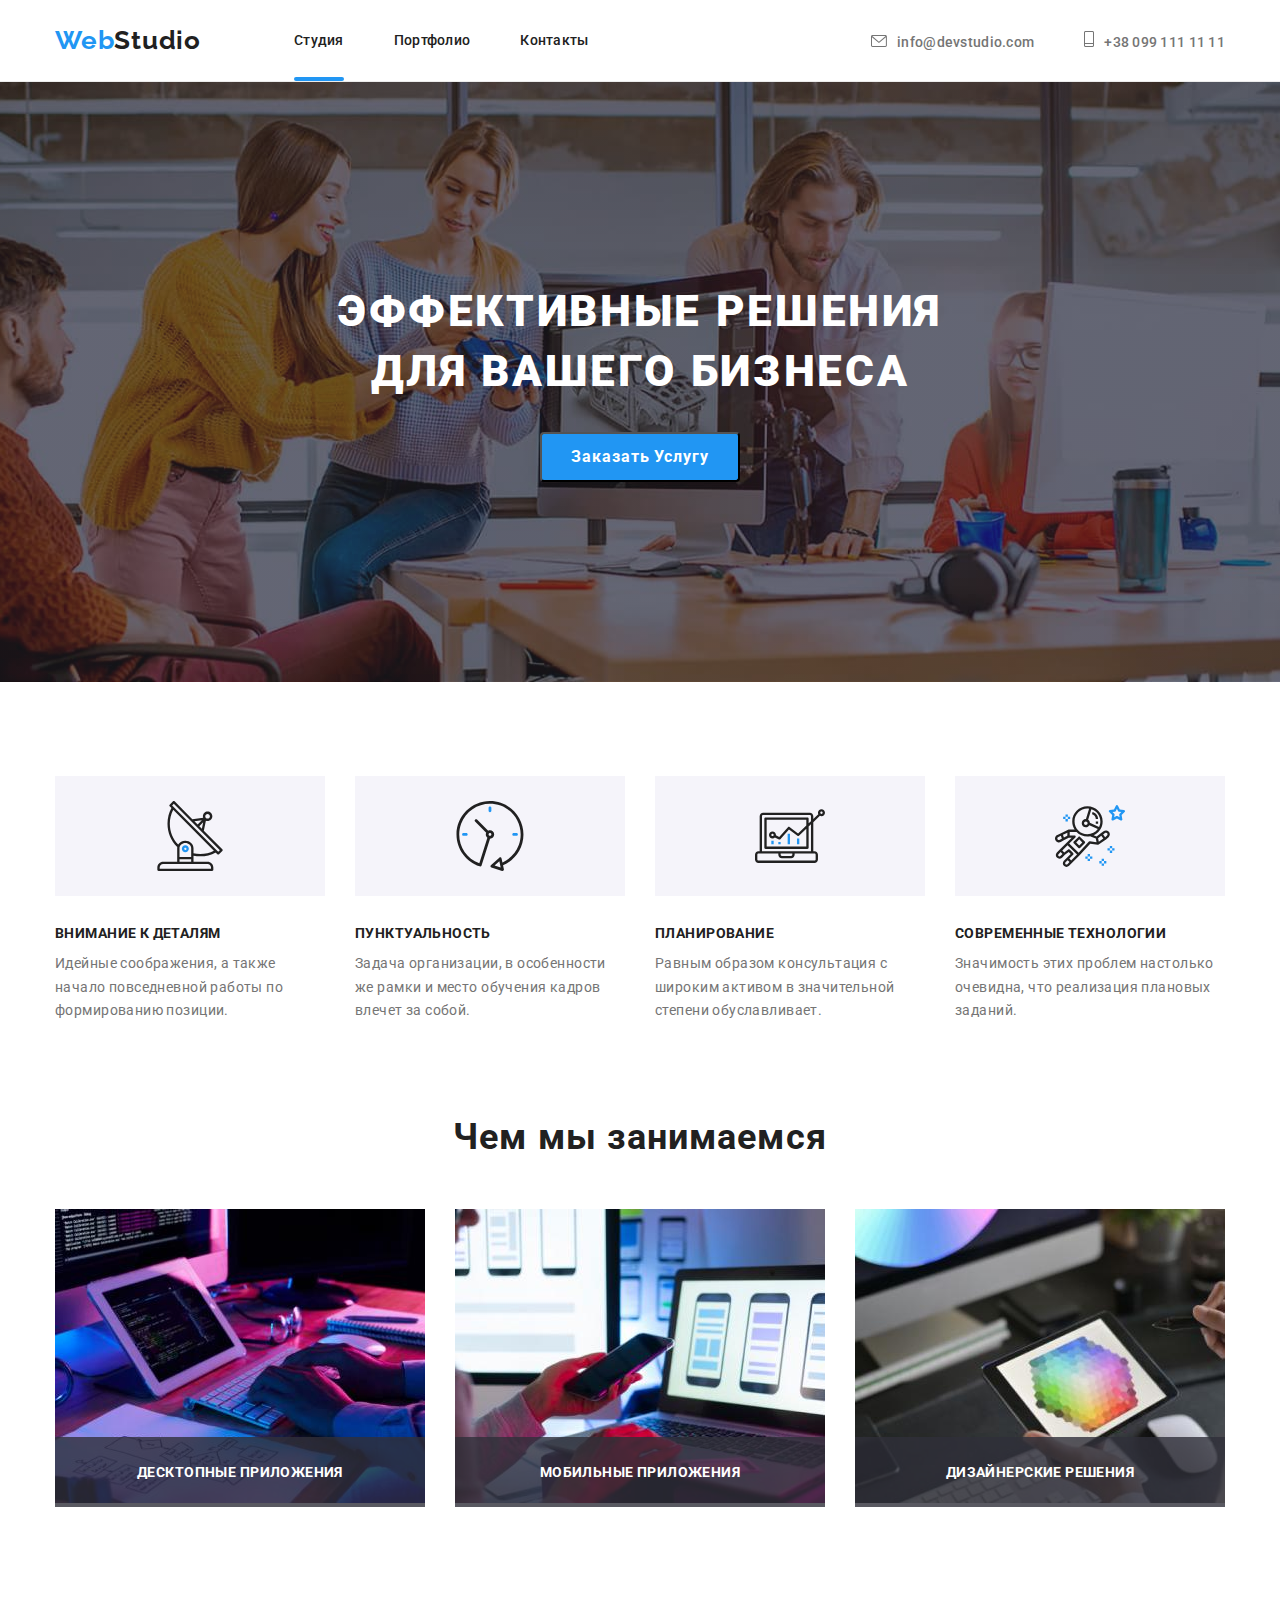
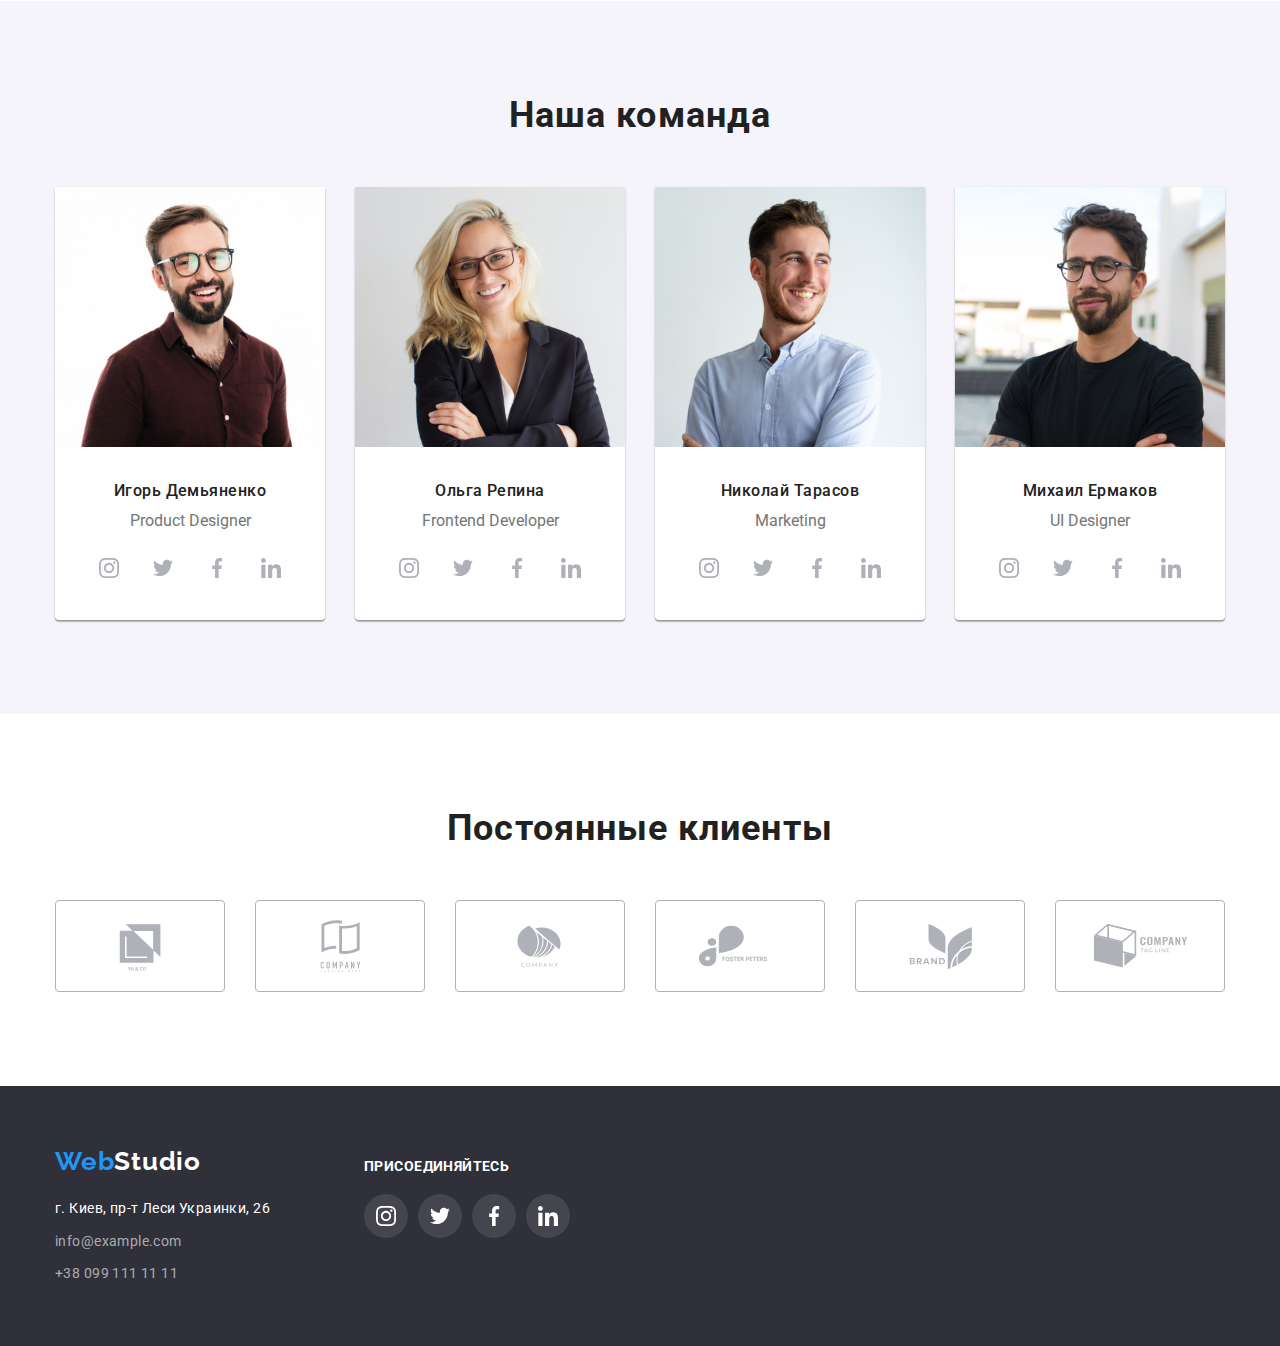
<file: index.html>
<!DOCTYPE html>
<html lang="ru">
<head>
        
        <meta charset="UTF-8">
        <meta http-equiv="X-UA-Compatible" content="IE=edge">
        <meta name="viewport" content="width=device-width, initial-scale=1.0">
        <title>Document</title>
    <link rel="stylesheet" href="https://cdnjs.cloudflare.com/ajax/libs/modern-normalize/1.1.0/modern-normalize.css"
        integrity="sha512-Y0MM+V6ymRKN2zStTqzQ227DWhhp4Mzdo6gnlRnuaNCbc+YN/ZH0sBCLTM4M0oSy9c9VKiCvd4Jk44aCLrNS5Q=="
        crossorigin="anonymous" referrerpolicy="no-referrer" />
    <link rel="preconnect" href="https://fonts.gstatic.com" crossorigin>
    <link href="https://fonts.googleapis.com/css2?family=Raleway:wght@700&family=Roboto:wght@400;500;700;900&display=swap"
        rel="stylesheet">
    <link rel="stylesheet" href="./css/styles.css" />
</head>
<body>
    <header class="header">
        
            <div class="container">
                <a class="logo" href="index.html">
                    <span class="web">Web</span><span class="studio-head">Studio</span>
                </a>
<nav class="header-nav">
    
    <ul class="header-list list">
        <li class="list-item"><a class="header-link link current" href="./index.html">Студия</a></li>
        <li class="list-item"><a class="header-link link " href="./portfolio.html">Портфолио</a></li>
        <li class="list-item"><a class="header-link link" href="">Контакты</a></li>
    </ul>

</nav>
<div class="header-contacts">
<a class="header-mail link" href=""><svg class="contact-icon icon-mail"  width="16"
  height="12">
    <use href="./svg/sprite.svg#icon-envelope"></use>
</svg>info@devstudio.com
    
    </a>
    
    <a class="header-tel link" href="tel:+380991111111"><svg class="contact-icon icon-tel"   width="10"
  height="16">
        <use href="./svg/sprite.svg#icon-phone"></use>
    </svg>+38 099 111 11 11

</a>
</div>
            </div>
            
       
    </header>
    <main>
    <section class="hero">
       <div class="container">
            <h1 class="hero-title">Эффективные решения для вашего бизнеса</h1>
            <button class="hero-btn btn" type="button"data-modal-open>Заказать Услугу</button>
       </div>
    </section>
    <section class="tasks">
        <div class="container">
      <ul class="tasks-list">
    <li class="tasks-item antenna-icon">
        <h3 class="tasks-title">Внимание к деталям</h3>
        <p class="tasks-text"> Идейные соображения, а также начало повседневной работы по формированию позиции.</p>
    </li>
    <li class="tasks-item clocks-icon">
        <h3 class="tasks-title">Пунктуальность</h3>
        <p class="tasks-text">Задача организации, в особенности же рамки и место обучения кадров влечет за собой.</p>
    </li>
    <li class="tasks-item diagram-icon">
        <h3 class="tasks-title">Планирование</h3>
        <p class="tasks-text">Равным образом консультация с широким активом в значительной степени обуславливает.</p>
    </li>
    <li class="tasks-item astronaut-icon">
        <h3 class="tasks-title">Современные технологии</h3>
        <p class="tasks-text">Значимость этих проблем настолько очевидна, что реализация плановых заданий.</p>
     </li>
     </ul>
     </div>
        </section>
    <section class="works">
        <div class="container">
            <h2 class="works-title">Чем мы занимаемся</h2>
            <ul class="works-list">
                <li class="works-list-item"><a class="works-link" href=""><img src="./images/box1.jpg" alt="занятие1"
                            width="370" /></a><p class="works-list-title">Десктопные приложения</p></li>
                <li class="works-list-item"><a class="works-link" href=""><img src="./images/box2.jpg" alt="занятие2"
                            width="370" /></a><p class="works-list-title">Мобильные приложения</p></li>
                <li class="works-list-item"><a class="works-link" href=""><img src="./images/box3.jpg" alt="занятие3"
                            width="370" /></a><p class="works-list-title">Дизайнерские решения</p></li>
            </ul>
   </div>
   

    </section>
    <section class="team">
        <div class="container">
            <h2 class="team-title">Наша команда</h2>
            <ul class="team-list">
                <li class="team-list-item">
                    <img src="./images/ihor.jpg" alt="ihor" width="270" />
                <div class="name-div">
                    <h3 class="name-title">Игорь Демьяненко</h3>
                    <p class="name-text">Product Designer</p>
                
            <ul class="social-links">
                <li class="social-item">
                    <a href="" class="social-link">
                        <svg class="social-icon">
                            <use href="./svg/sprite.svg#icon-instagram"></use>
                        </svg>
                    </a>
                </li>
                <li class="social-item">
                    <a href="" class="social-link">
                        <svg class="social-icon">
                            <use href="./svg/sprite.svg#icon-twitter"></use>
                        </svg>
                    </a>
                </li>
                <li class="social-item">
                    <a href="" class="social-link ">
                        <svg class="social-icon">
                            <use href="./svg/sprite.svg#icon-facebook"></use>
                        </svg>
                    </a>
                </li>
                <li class="social-item">
                    <a href="" class="social-link">
                        <svg class="social-icon">
                            <use href="./svg/sprite.svg#icon-linkedin" class="icon-link""></use>
                                        </svg>
                                    </a>  
                                 </li>
                        </ul>
                        </div>
                </li>
                <li class="team-list-item">
                    <img src="./images/olha.jpg" alt="olha" width="270" />
                    <div class="name-div">
                        <h3 class="name-title">Ольга Репина</h3>
                        <p class="name-text">Frontend Developer</p>
                   
                 <ul class="social-links">
                     <li class="social-item">
                        <a href="" class="social-link">
                            <svg class="social-icon">
                                <use href="./svg/sprite.svg#icon-instagram"></use>
                            </svg>
                        </a>
                     </li>
                     <li class="social-item">
                        <a href="" class="social-link">
                            <svg class="social-icon">
                                <use href="./svg/sprite.svg#icon-twitter"></use>
                            </svg>
                        </a>
                     </li>
                     <li class="social-item">
                        <a href="" class="social-link">
                            <svg class="social-icon">
                                <use href="./svg/sprite.svg#icon-facebook"></use>
                            </svg>
                        </a>
                     </li>
                     <li class="social-item">
                    <a href="" class="social-link">
                        <svg class="social-icon">
                            <use href="./svg/sprite.svg#icon-linkedin" class="icon-link""></use>
                            </svg>
                        </a>  
                     </li>
            </ul>
         </div>
                </li>
                <li class="team-list-item">
                    <img src="./images/nikolai.jpg" alt="nikolai" width="270" />
                    <div class="name-div">
                        <h3 class="name-title">Николай Тарасов</h3>
                        <p class="name-text">Marketing</p>
                <ul class="social-links">
                    <li class="social-item">
                        <a href="" class="social-link">
                            <svg class="social-icon">
                                <use href="./svg/sprite.svg#icon-instagram"></use>
                            </svg>
                        </a>
                    </li>
                    <li class="social-item">
                        <a href="" class="social-link">
                            <svg class="social-icon">
                                <use href="./svg/sprite.svg#icon-twitter"></use>
                            </svg>
                        </a>
                    </li>
                    <li class="social-item">
                        <a href="" class="social-link">
                            <svg class="social-icon">
                                <use href="./svg/sprite.svg#icon-facebook"></use>
                            </svg>
                        </a>
                    </li>
                    <li class="social-item">
                        <a href="" class="social-link">
                            <svg class="social-icon">
                                <use href="./svg/sprite.svg#icon-linkedin" class="icon-link""></use>
                                            </svg>
                                        </a>  
                                     </li>
                            </ul>
                         </div>
                </li>
                <li class="team-list-item">
                    <img src="./images/michael.jpg" alt="michael" width="270" />
                    <div class="name-div">
                        <h3 class="name-title">Михаил Ермаков</h3>
                        <p class="name-text">UI Designer</p>
                    <ul class="social-links">
                     <li class="social-item">
                        <a href="" class="social-link">
                            <svg class="social-icon">
                                <use href="./svg/sprite.svg#icon-instagram"></use>
                            </svg>
                        </a>
                     </li>
                     <li class="social-item">
                        <a href="" class="social-link">
                            <svg class="social-icon">
                                <use href="./svg/sprite.svg#icon-twitter"></use>
                            </svg>
                        </a>
                     </li>
                     <li class="social-item">
                        <a href="" class="social-link">
                            <svg class="social-icon">
                                <use href="./svg/sprite.svg#icon-facebook"></use>
                            </svg>
                        </a>
                     </li>
                     <li class="social-item">
                    <a href="" class="social-link">
                        <svg class="social-icon">
                            <use href="./svg/sprite.svg#icon-linkedin" class="icon-link""></use>
                            </svg>
                        </a>  
                     </li>
            </ul>
         </div>
                </li>
            </ul>
        </div>
    </section>
    <section class="clients">
<div class="container">
<t2 class="client-title">Постоянные клиенты</t2>

<ul class="client-list">
    <li class="client-item"><a href="" class="client-link">
        <svg class="client-icon">
            <use href="./svg/sprite.svg#icon-Logo" class="icon-link""></use>
            </svg>
        </a></li>
    <li class="client-item"><a href="" class="client-link">
        <svg class="client-icon">
            <use href="./svg/sprite.svg#icon-Logo-1" class="icon-link""></use>
                </svg>
            </a></li>
    <li class="client-item"><a href="" class="client-link">
        <svg class="client-icon">
            <use href="./svg/sprite.svg#icon-Logo-2" class="icon-link""></use>
                    </svg>
                </a></li>
    <li class="client-item"><a href="" class="client-link">
        <svg class="client-icon">
            <use href="./svg/sprite.svg#icon-Logo-3" class="icon-link""></use>
                        </svg>
                    </a></li>
    <li class="client-item"><a href="" class="client-link">
        <svg class="client-icon">
            <use href="./svg/sprite.svg#icon-Logo-4" class="icon-link""></use>
                            </svg>
                        </a></li>
    <li class="client-item"><a href="" class="client-link">
        <svg class="client-icon">
            <use href="./svg/sprite.svg#icon-Logo-5" class="icon-link""></use>
                                </svg>
                            </a></li>
</ul>

    
        

            
                
                    

</div>

    </section>
</main> 


    <footer class="footer"> 
     <div class="container footdiv">
<div class="footer-left">
    <a class="logo" href="index.html">
        <span class="web">Web</span><span class="studio-foot">Studio</span>
    </a>

    <address class="address-list">
        <ul class="footer-list">
            <li class="list-item"><a class="footer-link link address" href="">г. Киев, пр-т Леси Украинки, 26</a></li>
            <li class="list-item"><a class="footer-mail link" href="mailto:info@example.com">info@example.com</a></li>
            <li class="list-item"><a class="footer-tel link" href="tel:+380991111111">+38 099 111 11 11</a></li>
        </ul>
    </address>
     </div>
       


     <div class="footer-right">
         <t3 class="footer-right-title">присоединяйтесь</t3>
    <ul class="social-links">
        <li class="social-item">
            <a href="" class="social-link footcolor">
                <svg class="social-icon">
                    <use href="./svg/sprite.svg#icon-instagram"></use>
                </svg>
            </a>
        </li>
        <li class="social-item">
            <a href="" class="social-link footcolor">
                <svg class="social-icon">
                    <use href="./svg/sprite.svg#icon-twitter"></use>
                </svg>
            </a>
        </li>
        <li class="social-item">
            <a href="" class="social-link footcolor">
                <svg class="social-icon">
                    <use href="./svg/sprite.svg#icon-facebook"></use>
                </svg>
            </a>
        </li>
        <li class="social-item">
            <a href="" class="social-link footcolor">
                <svg class="social-icon">
                    <use href="./svg/sprite.svg#icon-linkedin" class="icon-link""></use>
                                </svg>
                            </a>  
                         </li>
                </ul>
     </div>
        </div>
    </footer>
    <div class="backdrop is-hidden" data-modal>
        <div class="modal">
            <button class="closebtn" type="button" data-modal-close>
                <svg class="close" width="11px" height="11px">
                    <use href="./svg/sprite.svg#icon-closebtn"></use>
                </svg>
            </button>
        </div>
    </div>
    <script src="./js/modal.js"></script>
</body>
</html>
</file>
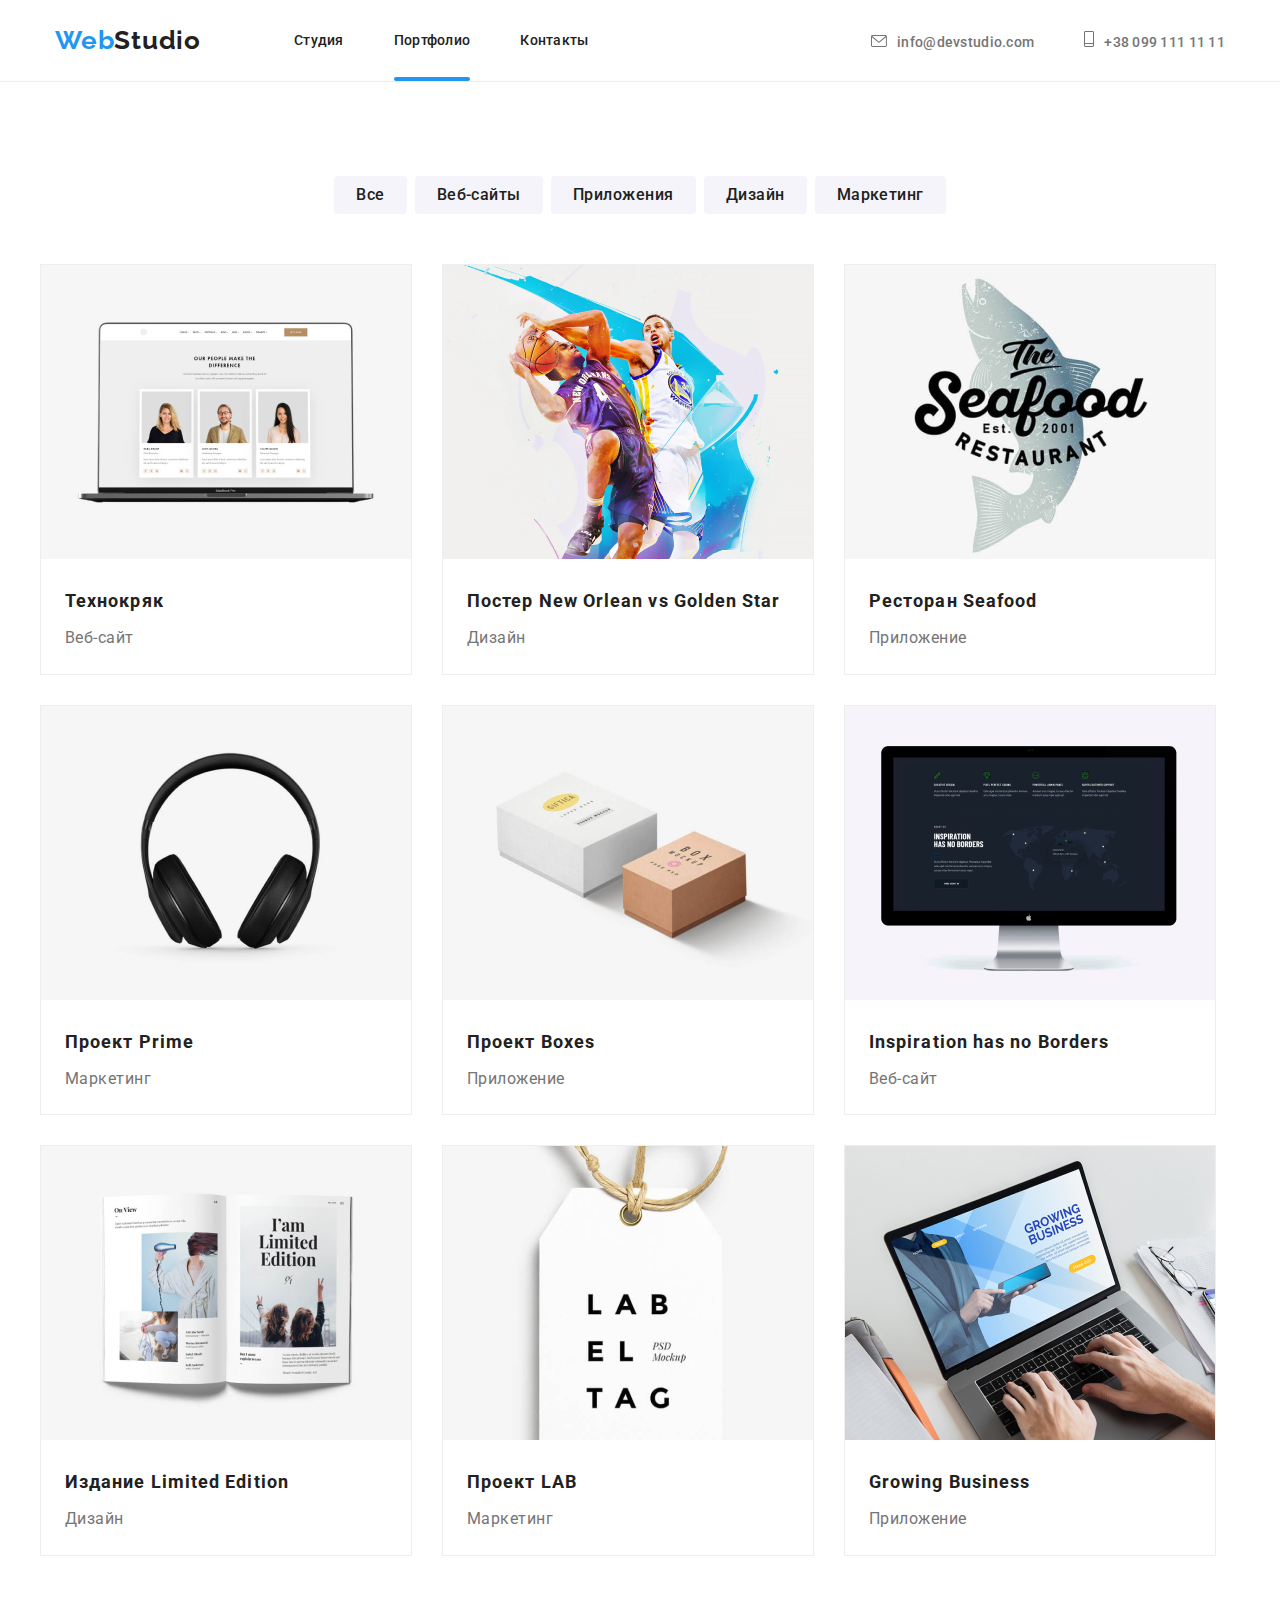
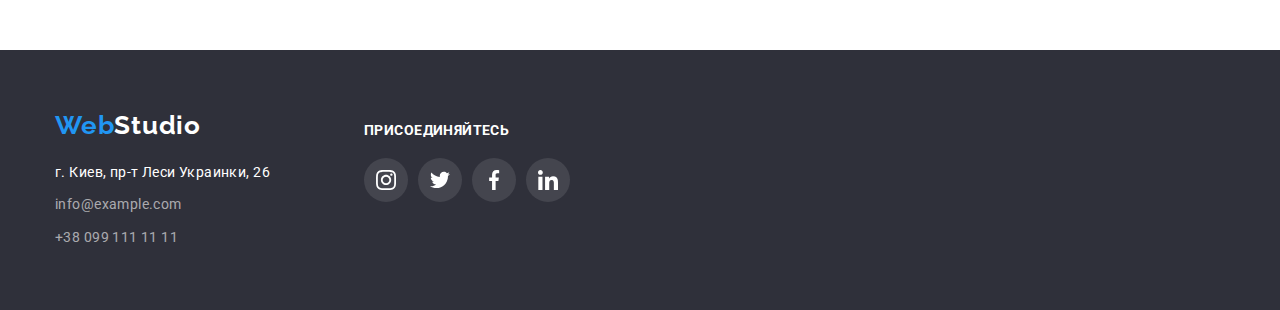
<file: portfolio.html>
<!DOCTYPE html>
<html lang="ru">

<head>

    <meta charset="UTF-8">
    <meta http-equiv="X-UA-Compatible" content="IE=edge">
    <meta name="viewport" content="width=device-width, initial-scale=1.0">
    <title>Document</title>
    <link rel="stylesheet" href="https://cdnjs.cloudflare.com/ajax/libs/modern-normalize/1.1.0/modern-normalize.css"
    integrity="sha512-Y0MM+V6ymRKN2zStTqzQ227DWhhp4Mzdo6gnlRnuaNCbc+YN/ZH0sBCLTM4M0oSy9c9VKiCvd4Jk44aCLrNS5Q=="
    crossorigin="anonymous" referrerpolicy="no-referrer" />
    <link rel="preconnect" href="https://fonts.gstatic.com" crossorigin>
    <link
        href="https://fonts.googleapis.com/css2?family=Raleway:wght@700&family=Roboto:wght@400;500;700;900&display=swap"
        rel="stylesheet">
    <link rel="stylesheet" href="./css/styles.css" />
</head>

<body>
    <header class="header">
    
        <div class="container">
            <a class="logo" href="index.html">
                <span class="web">Web</span><span class="studio-head">Studio</span>
            </a>
            <nav class="header-nav">
    
                <ul class="header-list list">
                    <li class="list-item"><a class="header-link link" href="./index.html">Студия</a></li>
                    <li class="list-item"><a class="header-link link current" href="./portfolio.html">Портфолио</a></li>
                    <li class="list-item"><a class="header-link link" href="">Контакты</a></li>
                </ul>
    
            </nav>
            <div class="header-contacts">
                <a class="header-mail link" href=""><svg class="contact-icon icon-mail" width="16" height="12">
                        <use href="./svg/sprite.svg#icon-envelope"></use>
                    </svg>info@devstudio.com
    
                </a>
    
                <a class="header-tel link" href="tel:+380991111111"><svg class="contact-icon icon-tel" width="10"
                        height="16">
                        <use href="./svg/sprite.svg#icon-phone"></use>
                    </svg>+38 099 111 11 11
    
                </a>
            </div>
        </div>
    
    
    </header>

    <main>
<section class="projects">
    <div class="container">
        <ul class="portfolio-btn-list">
            <li class="portfolio-btn-item"><button class="nav-btn" type="button">Все</button></li>
            <li class="portfolio-btn-item"><button class="nav-btn" type="button">Веб-сайты</button></li>
            <li class="portfolio-btn-item"><button class="nav-btn" type="button">Приложения</button></li>
            <li class="portfolio-btn-item"><button class="nav-btn" type="button">Дизайн</button></li>
            <li class="portfolio-btn-item"><button class="nav-btn" type="button">Маркетинг</button></li>
        </ul>
    
    
        <h1 hidden>Наши проекты</h1>
    <ul class="portfolio-projects">
    <li class="projects-item">
       <div class="project-overlay">
        <img src="./images/technocrack.jpg" alt="Технокряк" width ="370">
        
        <p class="project-thumb-text">Ресурс предлагает комплексные предложения с разным уровнем функционала и сервисов. 
            Все это позволит посетителю получить исчерпывающие сведения компании или частном лице.</p>

       </div>
       
        <div class="projects-div-name"><h2 class="project-name">Технокряк</h2>
        <p class="project-text">Веб-сайт</p>
        </div>
    </li>
    <li class="projects-item">
         <div class="project-overlay"> 
            <img src="./images/neworlean.jpg" alt="Постер" width ="370">
        <p class="project-thumb-text">Ресурс предлагает комплексные предложения с разным уровнем функционала и сервисов. 
            Все это позволит посетителю получить исчерпывающие сведения компании или частном лице.</p>

       </div>
        
        <div class="projects-div-name"><h2 class="project-name">Постер New Orlean vs Golden Star</h2>
        <p class="project-text">Дизайн</p>
        </div>
    </li>
    <li class="projects-item">
         <div class="project-overlay"> 
            <img src="./images/seafood.jpg" alt="ресторан Сифуд" width ="370">
        <p class="project-thumb-text">Ресурс предлагает комплексные предложения с разным уровнем функционала и сервисов. 
            Все это позволит посетителю получить исчерпывающие сведения компании или частном лице.</p>

       </div>
        
        <div class="projects-div-name"><h2 class="project-name">Ресторан Seafood</h2>
        <p class="project-text">Приложение</p>
        </div>
    </li>
    <li class="projects-item">
         <div class="project-overlay"> 
            <img src="./images/prime.jpg" alt="проект Прайм" width ="370">
        <p class="project-thumb-text">Ресурс предлагает комплексные предложения с разным уровнем функционала и сервисов. 
            Все это позволит посетителю получить исчерпывающие сведения компании или частном лице.</p>

       </div>
        
        <div class="projects-div-name"><h2 class="project-name">Проект Prime</h2>
        <p class="project-text">Маркетинг</p>
</div> 
</li>
    <li class="projects-item">
         <div class="project-overlay"> 
            <img src="./images/boxes.jpg" alt="проект Боксес" width ="370">
        <p class="project-thumb-text">Ресурс предлагает комплексные предложения с разным уровнем функционала и сервисов. 
            Все это позволит посетителю получить исчерпывающие сведения компании или частном лице.</p>

       </div>
        
        <div class="projects-div-name"><h2 class="project-name">Проект Boxes</h2>
        <p class="project-text">Приложение</p>
        </div>
    </li>
    <li class="projects-item">
         <div class="project-overlay"> 
            <img src="./images/inspiration.jpg" alt="точность без границ" width ="370">
        <p class="project-thumb-text">Ресурс предлагает комплексные предложения с разным уровнем функционала и сервисов. 
            Все это позволит посетителю получить исчерпывающие сведения компании или частном лице.</p>

       </div>
        
        <div class="projects-div-name"><h2 class="project-name">Inspiration has no Borders</h2>
        <p class="project-text">Веб-сайт</p>
 </div>  
</li>
    <li class="projects-item">
         <div class="project-overlay"> 
            <img src="./images/limedition.jpg" alt="Лимитед Эдишн" width ="370">
        <p class="project-thumb-text">Ресурс предлагает комплексные предложения с разным уровнем функционала и сервисов. 
            Все это позволит посетителю получить исчерпывающие сведения компании или частном лице.</p>

       </div>
        
        <div class="projects-div-name"><h2 class="project-name">Издание Limited Edition</h2>
        <p class="project-text">Дизайн</p>
    </div>
</li>
   
    <li class="projects-item">
         <div class="project-overlay"> 
            <img src="./images/projectlab.jpg" alt="проект ЛАБ" width ="370">
        <p class="project-thumb-text">Ресурс предлагает комплексные предложения с разным уровнем функционала и сервисов. 
            Все это позволит посетителю получить исчерпывающие сведения компании или частном лице.</p>

       </div>
        
        <div class="projects-div-name"><h2 class="project-name">Проект LAB</h2>
        <p class="project-text">Маркетинг</p>
    </div>
    </li>
      
    <li class="projects-item">
         <div class="project-overlay"> 
            <img src="./images/growbusiness.jpg" alt="Рост бизнеса" width ="370">
        <p class="project-thumb-text">Ресурс предлагает комплексные предложения с разным уровнем функционала и сервисов. 
            Все это позволит посетителю получить исчерпывающие сведения компании или частном лице.</p>

       </div>
        
        <div class="projects-div-name"><h2 class="project-name">Growing Business</h2>
        <p class="project-text">Приложение</p>
        </div>
    </li>
</ul>
</div>
</div>
</section>
    
    </main>

<footer class="footer">
    <div class="container footdiv">
        <div class="footer-left">
            <a class="logo" href="index.html">
                <span class="web">Web</span><span class="studio-foot">Studio</span>
            </a>

            <address class="address-list">
                <ul class="footer-list">
                    <li class="list-item"><a class="footer-link link address" href="">г. Киев, пр-т Леси Украинки,
                            26</a></li>
                    <li class="list-item"><a class="footer-mail link"
                            href="mailto:info@example.com">info@example.com</a></li>
                    <li class="list-item"><a class="footer-tel link" href="tel:+380991111111">+38 099 111 11 11</a></li>
                </ul>
            </address>
        </div>



        <div class="footer-right">
         <t3 class="footer-right-title">присоединяйтесь</t3>
    <ul class="social-links">
        <li class="social-item">
            <a href="" class="social-link footcolor">
                <svg class="social-icon">
                    <use href="./svg/sprite.svg#icon-instagram"></use>
                </svg>
            </a>
        </li>
        <li class="social-item">
            <a href="" class="social-link footcolor">
                <svg class="social-icon">
                    <use href="./svg/sprite.svg#icon-twitter"></use>
                </svg>
            </a>
        </li>
        <li class="social-item">
            <a href="" class="social-link footcolor">
                <svg class="social-icon">
                    <use href="./svg/sprite.svg#icon-facebook"></use>
                </svg>
            </a>
        </li>
        <li class="social-item">
            <a href="" class="social-link footcolor">
                <svg class="social-icon">
                    <use href="./svg/sprite.svg#icon-linkedin" class="icon-link""></use>
                                </svg>
                            </a>  
                         </li>
                </ul>
     </div>
        </div>
    
    </footer>

</body>

</html>
</file>
<file: css/styles.css>
:root {
  --main-color: #212121;
  --second-color: #757575;
  --white-color: #FFFFFF;
  --accent-color: #2196f3;

}

p,
h1,
h2,
h3,
h4,
h5,
h6 {
  margin: 0;
  padding: 0;
}
.container {
width: 1200px;
margin: 0 auto;
padding-left: 15px;
padding-right: 15px;
}

ul {
  margin: 0;
  padding: 0;
}

  
/* *{
  outline: solid 1px  teal;
} */

body {
  font-family: Roboto, sans-serif;
  background-color: var(--white-color);
  color: var(--main-color);
 
}


link,
a,
ul {
  text-decoration: none;
  list-style: none;
  
}
ul {
  padding-inline-start: 0;
}


.is-hidden{
  opacity: 0;
  visibility: hidden;
  pointer-events: none;
}


.button {
  display: block;
  
min-width: 200px;
max-height: 50px;
font-family: inherit, sans-serif;
font-weight: 700;
font-size: 16px;
text-align: center;
letter-spacing: 0.06em;
border-radius: 4px;
background-color: var(--accent-color);
color: var(--white-color);
cursor: pointer;
}

/*-------LOGO-------*/
.web {
  color: var(--accent-color);
}

.logo {
  font-family: "Raleway";
  font-weight: 700;
  font-size: 26px;
  line-height: 1.2;
  letter-spacing: 0.03em;
  margin-right: 93px;
}
.studio-head {
  color: var(--main-color);
  
}


/*---------HEADER---------*/

.header {
 
 background-color: var(--white-color);
  padding-top: 25px;
  padding-bottom: 25px;
  border-bottom: 1px solid #ECECEC;
}
.header .container{
  display: flex;
  align-items: center;
}
.header-list {
  display: flex;
  
}

.header-list .list-item:not(:last-child) {
  margin-right: 50px;
}
/* .header-list.list-item,
.header-contacts.list-item {
  color: var(--main-color)
} */
.header-contacts {
  display: flex;
  align-items: baseline;
  margin-left: auto;
}
.header-mail {
  margin-right: 50px;
}
.header-link,
.header-mail,
.header-tel{
  font-weight: 500;
  font-size: 14px;
  line-height: 1.14;
  letter-spacing: 0.02em;
  color: var(--main-color);
  transition-property:color;
  transition-duration:250ms;
  transition-timing-function: cubic-bezier(0.4, 0, 0.2, 1);
  transition-delay:250ms;
}
.header-mail,
.header-tel {
  color: var(--second-color);
}
.header-link:hover,
.header-link:focus,
.header-mail:hover,
.header-mail:focus,
.header-tel:hover,
.header-tel:focus {
  color: var(--accent-color);
}
.contact-icon{
  margin-right: 10px;
}

.icon-mail,
.icon-tel{
  fill:var(--second-color);
  transition-property:fill;
  transition-duration:250ms;
  transition-timing-function: cubic-bezier(0.4, 0, 0.2, 1);
  transition-delay:250ms;

}
.header-mail:hover .contact-icon,
.header-mail:focus .contact-icon,
.header-tel:hover .contact-icon,
.header-tel:focus .contact-icon{
  fill: var(--accent-color);
}

.current{
position:relative;

}


.current::after{
  content: "";
  position: absolute;
width: 100%;
height: 4px;
bottom: -33px;
left: 0;
background: #2196F3;
border-radius: 2px;
}


/* .studio:hover .portfolio::after{
  opacity: 0;
  visibility: hidden; 
  pointer-events: none;
}
.is-hidden{
  opacity: 0;
  visibility: hidden; 
  pointer-events: none;
} */

/*---------HERO---------*/
.hero {
  max-width: 1600px;
  margin-left: auto;
  margin-right: auto;
  background-color: #2f303a;
  padding-top: 200px;
  padding-bottom: 200px;
background-image: linear-gradient(
  to right,
 rgba(47, 48, 58, 0.4),
 rgba(47, 48, 58, 0.4)
 ), url(../images/prewiev.jpg);
 
background-repeat: no-repeat;
background-size: cover;
background-position: center;

}
.hero .container{

}
.hero-title {
  margin: 0 auto;
  text-align: center;
  width: 696px;
  margin-bottom: 30px;
  font-weight: 900;
  font-size: 44px;
  line-height: 1.36;
  text-transform: uppercase;
  letter-spacing: 0.06em;
  
  color: var(--white-color);
}
.hero-btn {
  display: block;
  margin: 0 auto;
  min-width: 200px;
  min-height: 50px;
  font-family: inherit,
  sans-serif;
  font-weight: 700;
  font-size: 16px;
  text-align: center;
  letter-spacing: 0.06em;
  border-radius: 4px;
  background-color: var(--accent-color);
  color: var(--white-color);
  cursor: pointer;
}


/*------TASKS------*/
.tasks{
  background-color: var(--white-color);
  padding-top: 94px;
  
}
.tasks-item::before{
  content: "";
  display: block;
  height: 120px;
margin-bottom: 30px;
background-position: center;
background-repeat: no-repeat;
background-size: 70px 70px;
background-color: #F5F4FA;
}
.antenna-icon::before{
background-image: url(../svg/antenna.svg)
}
.clocks-icon::before {
  background-image: url(../svg/clock.svg)
}
.diagram-icon::before {
  background-image: url(../svg/diagram.svg)
}
.astronaut-icon::before {
  background-image: url(../svg/astronaut.svg)
}
.tasks-title {

  font-weight: 700;
  font-size: 14px;
  line-height: 1.14;
  letter-spacing: 0.03em;
  text-transform: uppercase;
}

.tasks-text {
  margin-top: 10px;
  max-height: 75px;
  font-size: 14px;
  line-height: 1.7;
  letter-spacing: 0.03em;
  color: var(--second-color);
}
.tasks-list {
  display: flex;

}
.tasks-item{
  width: calc((100% - 90px) / 4);
  min-width: 270px;
}
.tasks-item:not(:last-child){
  margin-right: 30px;
}

/*----------WORKS---------*/

.works {
background-color: var(--white-color);
padding-top: 94px;
padding-bottom: 94px;

}
.works .container{

}
.works-title {
  
  margin-bottom: 50px;
  text-align: center;
  letter-spacing: 0.03em;
  font-weight: 700;
  font-size: 36px;
  line-height: 1.16;
  color: var(--main-color);
  
}
.works-list {
  display: flex;
 
}
.works-list-item {
  position:relative;
  width: calc((100% - 60px) / 3);
 margin-right: 30px;
 
}
.works-list-item:last-child{
  margin-right: 0;
}
.works-link {
}

.works-list-title{
  content:"";
  position: absolute;
  bottom:0;
  left:0;
 width: 100%;
 height: 70px;
 text-align: center;
 padding-top: 27px;
 padding-bottom: 27px;
 font-family: 'Roboto';
 font-style: normal;
 font-weight: 700;
font-size: 14px;
line-height: calc(16/14);
text-align: center;
letter-spacing: 0.03em;
text-transform: uppercase;

color: #FFFFFF;
 background: rgba(47, 48, 58, 0.8);

}
/*---------TEAM---------*/

.team {
  background-color: #F5F4FA;
  padding-top: 94px;
  padding-bottom: 94px;
}

.team-title {
  margin-bottom: 50px;
  text-align: center;
  letter-spacing: 0.03em;
  font-weight: 700;
  font-size: 36px;
  line-height: 1.16;
}
.team-list {
  display: flex;
  
}
.team-list-item{
  background-color: var(--white-color);
margin-right: 30px;
box-shadow: 0px 1px 3px rgba(0, 0, 0, 0.12),
0px 1px 1px rgba(0, 0, 0, 0.14),
0px 2px 1px rgba(0, 0, 0, 0.2);
border-radius: 0px 0px 4px 4px;
}
.team-list-item:last-child{
  margin-right: 0;
}
.name-div{
padding-top: 30px;
padding-bottom: 30px;
}
.name-title {
  text-align: center;
  color: var(--main-color);
  font-weight: 500;
  font-size: 16px;
  line-height: 1.2;
  letter-spacing: 0.03em;
}
.name-text {
  text-align: center;
  margin-top: 10px;
  margin-bottom: 16px;
  color: var(--second-color);
  font-size: 16px;
  line-height: 1.2;
}
/*--------SOCIAL--------*/
.social-links{
  display: flex;
  justify-content: center;
  
}

.social-link{
  display: block;
  padding: 12px;
  width: 44px;
  height: 44px;
  border-radius: 50%;
  background-color: var(--white-color);
  transition-property: background-color;
transition-duration:250ms;
transition-timing-function: cubic-bezier(0.4, 0, 0.2, 1);
transition-delay:250ms;

}
.social-item:not(:last-child){
  margin-right: 10px;
}

.social-icon{
  fill: #AFB1B8;
  width: 20px;
  height: 20px;
  transition-property:fill, background-color;
  transition-duration:250ms;
  transition-timing-function: cubic-bezier(0.4, 0, 0.2, 1);
  transition-delay:250ms;
}
.social-link:hover,
.social-link:focus {
  background-color: var(--accent-color);
}

.social-link:hover > .social-icon,
.social-link:focus >.social-icon{
fill: var(--white-color);
}




/*---------------CLIENTS-----------*/

.clients {
  
  background-color: var(--white-color);
padding-top: 94px;
padding-bottom: 94px;
}

.client-title{
  display: block;
  margin-bottom: 50px;
  text-align: center;
  letter-spacing: 0.03em;
  font-weight: 700;
  font-size: 36px;
  line-height: 1.16;
}
.client-list{
  display: flex;
}

.client-item
.client-link{
  display: block;
  width: 170px;
  height: 92px;
border: 1px solid #AFB1B8;
border-radius: 4px;
background-color: var(--white-color);
transition-property: background-color, border-color;
transition-duration:250ms;
transition-timing-function: cubic-bezier(0.4, 0, 0.2, 1);
transition-delay:250ms;
}

.client-icon{
  margin: 16px 32px;

width: 106px;
height: 60px;
fill: #AFB1B8;
transition-property:fill;
transition-duration:250ms;
transition-timing-function: cubic-bezier(0.4, 0, 0.2, 1);
transition-delay:250ms;

}

.client-link:hover,
.client-link:focus {
  border-color: var(--accent-color);
}


.client-link:hover > .client-icon,
.client-link:focus >.client-icon{
  fill: var(--accent-color);
  
}
.client-item:not(:last-child) {
  margin-right: 30px;
}

/*---------FOOTER---------*/

.footer {
  background-color: #2f303a;
  padding-top: 60px;
  padding-bottom: 60px;
}
.footdiv{
  display: flex;
}
.studio-foot {
  color: var(--white-color);
}
.footer-left {
}
.address-list {
  margin-top: 20px;
}
.address {
 
  color: var(--white-color);
}
.footer-mail,
.footer-tel {
  color: rgba(255, 255, 255, 0.6);
  text-decoration: none;
}
.footer-link,
.footer-mail,
.footer-tel {
  font-style: normal;
  font-size: 14px;
  line-height: 1.7;
  letter-spacing: 0.03em;
}

.footer-list > .list-item:not(:last-child){
  margin-bottom: 9px;
}

/*--------footer-right-------*/

.footer-right{
  
  margin-left: 70px;
  margin-top: 12px;
  height: 80px;
}

.footer-right-title{
  display: block;
  font-family: 'Roboto', sans-serif;
  font-style: normal;
 font-weight: 700;
 font-size: 14px;
 line-height: 16px;
 text-transform: uppercase;
 text-align: left;
 color: #FFFFFF;
letter-spacing: 0.03em;
margin-bottom: 20px;
}

.social-links > .footer-right{
 
}

.footcolor{
background-color:  rgba(255, 255, 255, 0.1);
}

.footcolor > .social-icon{
  fill: var(--white-color);
}



/*-------------Portfolio-----------*/

/*projects*/
.projects {
  
  padding-top: 94px;
  padding-bottom: 94px;
}
/*navigation*/

.portfolio-btn-list {
  display: flex;
  justify-content: center;
  margin-bottom: 50px;
}
.portfolio-btn-item:not(:last-child) {
  margin-right: 8px;
}
.nav {
}

.nav-btn {
  font-family: Roboto, sans-serif;
  padding: 6px 22px;
  font-weight: 500;
  font-size: 16px;
  line-height: 1.62;
  text-align: center;
  letter-spacing: 0.03em;
  border-radius: 4px;
  border: transparent;
  color: #212121;
  background-color: #f5f4fa;
  cursor: pointer;
  transition-property: color, background-color;
transition-duration:250ms;
transition-timing-function: cubic-bezier(0.4, 0, 0.2, 1);
transition-delay:250ms;
}
.nav-btn:hover,
.nav-btn:focus {
  color: var(--white-color);
  background-color: var(--accent-color);
  box-shadow: 0px 3px 1px rgba(0, 0, 0, 0.1),
  0px 1px 2px rgba(0, 0, 0, 0.08),
  0px 2px 2px rgba(0, 0, 0, 0.12);
}


.portfolio-projects {
  display: flex;
  flex-wrap: wrap;
  max-width: calc(100%-15px);
  margin-right: -15px;
  margin-left: -15px;
}

.portfolio-projects > .projects-item {
 
 width: calc(100% - 60px) / 3);
 margin-right: 30px;
 margin-bottom: 30px;
 border: 1px solid #EEEEEE;
 cursor: pointer;
 transition-property: box-shadow;
transition-duration:250ms;
transition-timing-function: cubic-bezier(0.4, 0, 0.2, 1);
transition-delay:250ms;


}


.portfolio-projects>.projects-item:hover,
.portfolio-projects>.projects-item:focus{
box-shadow: 0px 1px 1px rgba(0, 0, 0, 0.12),
0px 4px 4px rgba(0, 0, 0, 0.06),
1px 4px 6px rgba(0, 0, 0, 0.16);
}

.portfolio-projects .projects-item:nth-child(3n){
  margin-right: 0;
}
.portfolio-projects .projects-item:nth-last-child(-n + 3){
  margin-bottom: 0;
}
.project-name {
  font-weight: 700;
  font-size: 18px;
  line-height: 2;
  letter-spacing: 0.06em;
  color: var(--main-color);
}
.project-text {
  margin-top: 4px;
  font-size: 16px;
  line-height: 1.88;
  letter-spacing: 0.03em;
  color: var(--second-color);
}
.projects-div-name{
  
  padding: 20px 24px;
  border: 1px #eeeeee;
 
  
}


.projects-item:hover .project-thumb-text{
  opacity: 1;
  transform:translateY(-100%);
  
}


.project-overlay{
  position: relative;
  overflow: hidden;
}

.project-thumb-text{
  position:absolute;
  bottom: -100%;
 left: 0;
 height: 100%;
 width: 100%;
padding: 63px 24px;
font-weight: 400;
font-size: 18px;
line-height: 1.56;
letter-spacing: 0.03em;
color: #FFFFFF;

background:rgba(33, 150, 243, 0.9);
transition-property: transform;
  transition-duration:250ms;
  transition-timing-function: cubic-bezier(0.4, 0, 0.2, 1);
  transition-delay:250ms;

}


.backdrop{
  position: fixed;
 width: 100%;
  height: 100%;
  top:0;
  background-color: rgba(0, 0, 0, 0.2);
  transform: scale(100%);
  transition-property: transform skale;
  transition-duration: 250ms;
  transition-timing-function: cubic-bezier(0.4, 0, 0.2, 1);
  transition-delay: 250ms;
}
.modal{
  position: absolute;
  top: 50%;
  left: 50%;
  transform: translate(-50%,-50%);
  width: 528px;
  min-height: 581px;
  background-color: var(--white-color);
  box-shadow: 0px 1px 3px rgba(0, 0, 0, 0.12), 0px 1px 1px rgba(0, 0, 0, 0.14), 0px 2px 1px rgba(0, 0, 0, 0.2);
border-radius: 4px;
}

.closebtn{
  
  
  position: absolute;
  right:8px;
  top:8px;
  fill:#000000;
background-color: #fff;

  
  border-radius: 50%;
  border: 1px solid rgba(0, 0, 0, 0.1);
  cursor: pointer;
}
</file>
